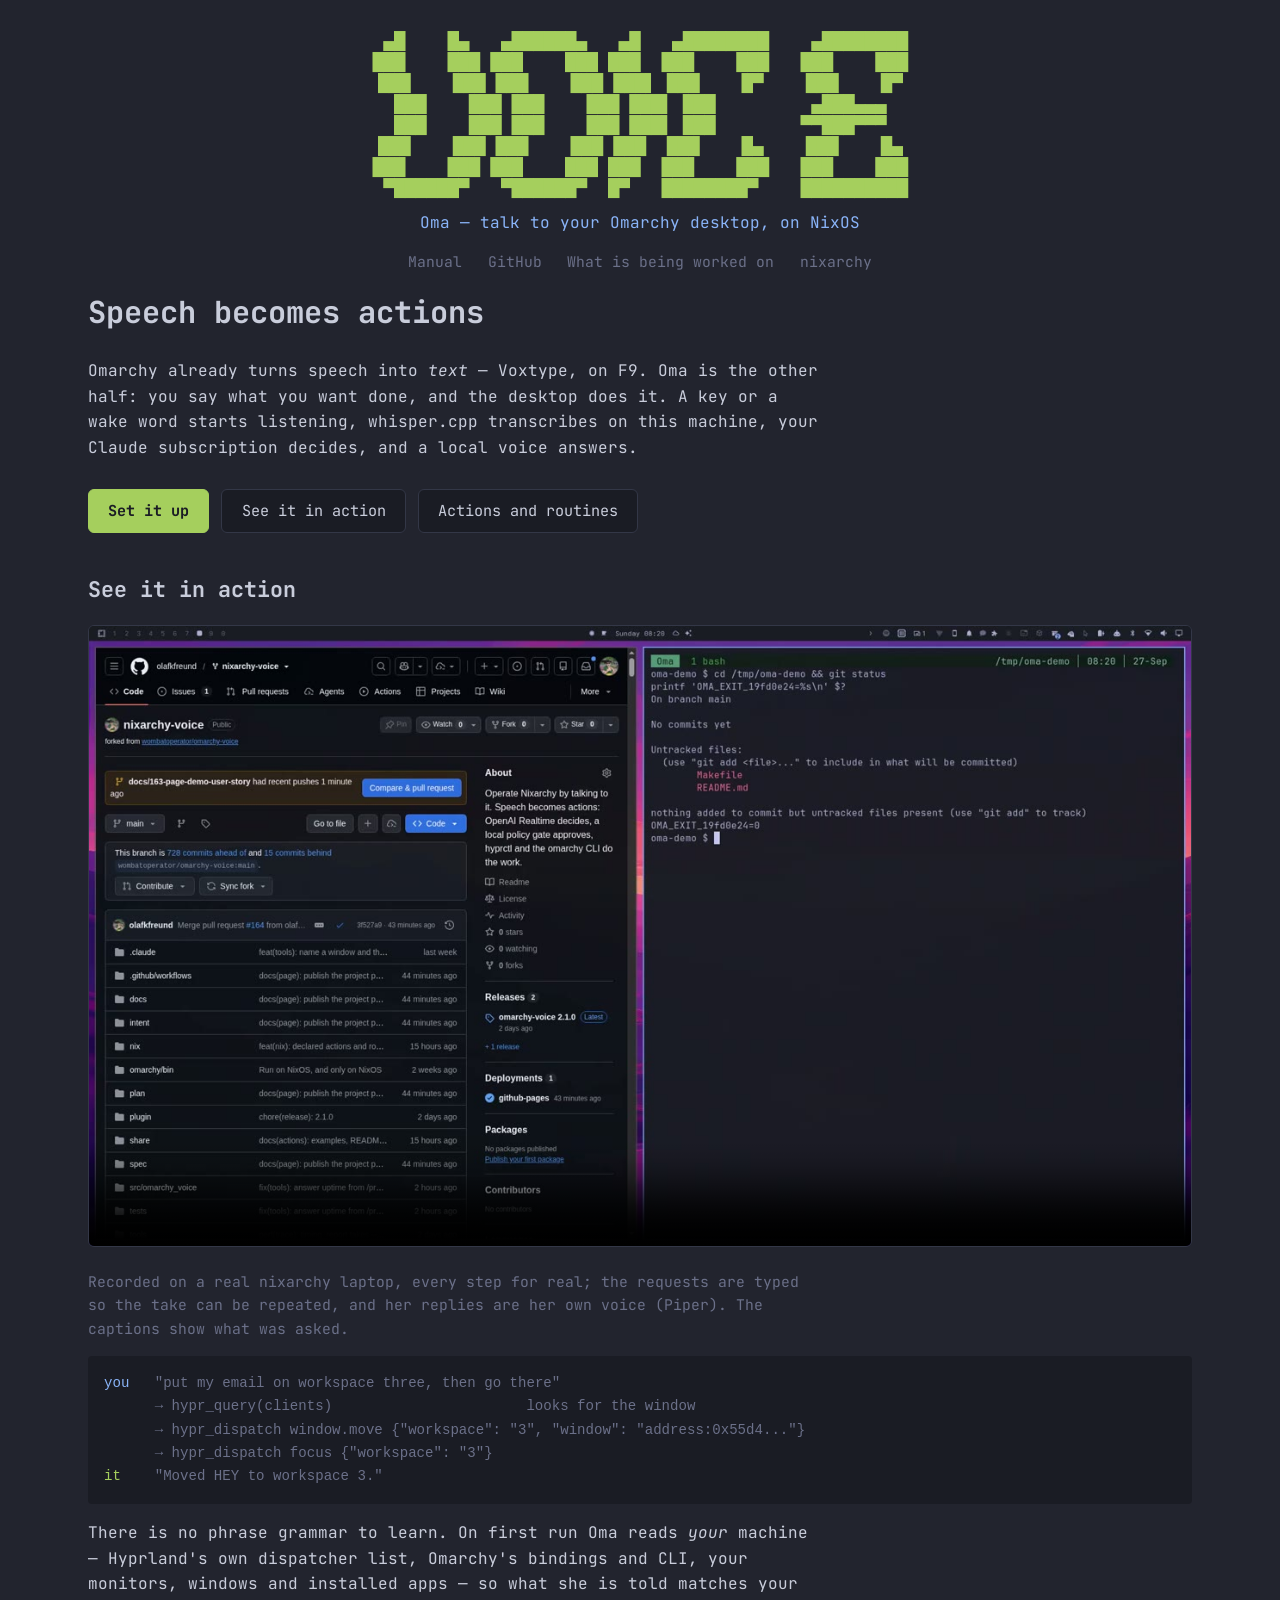
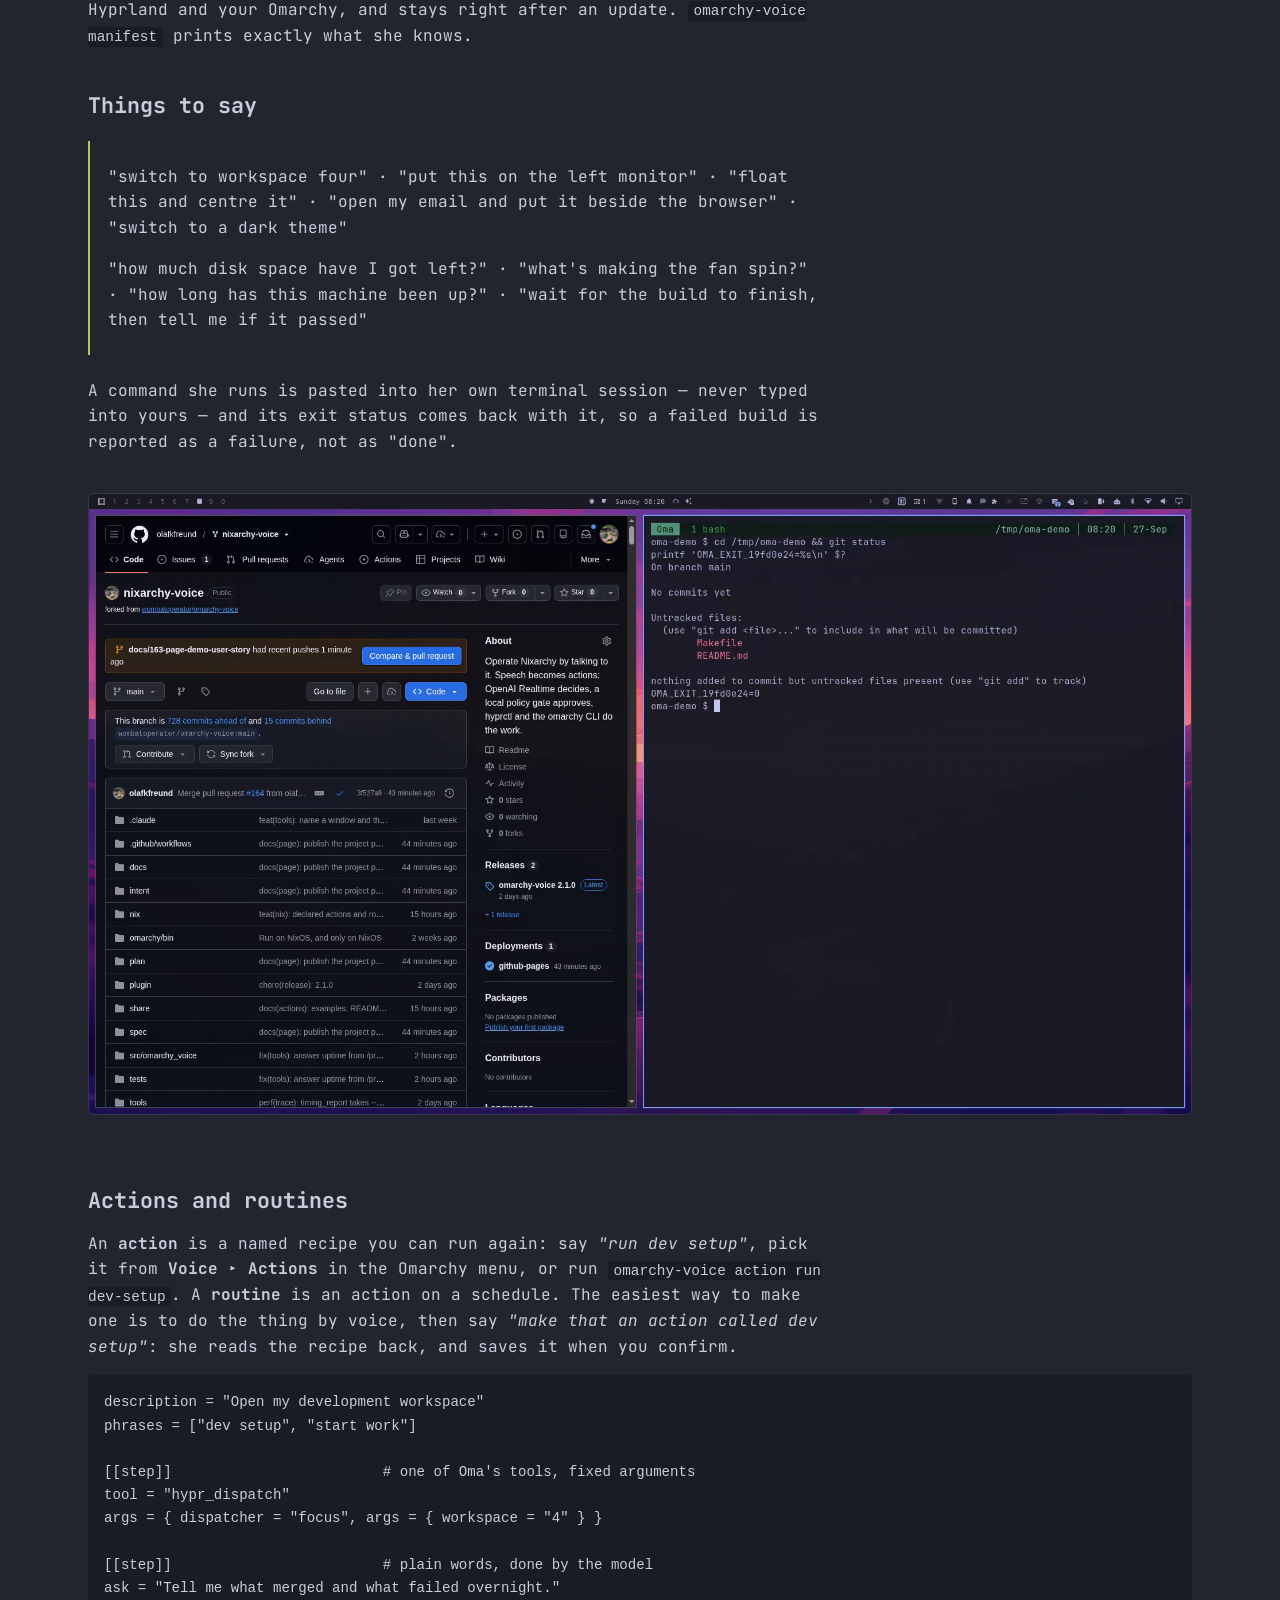
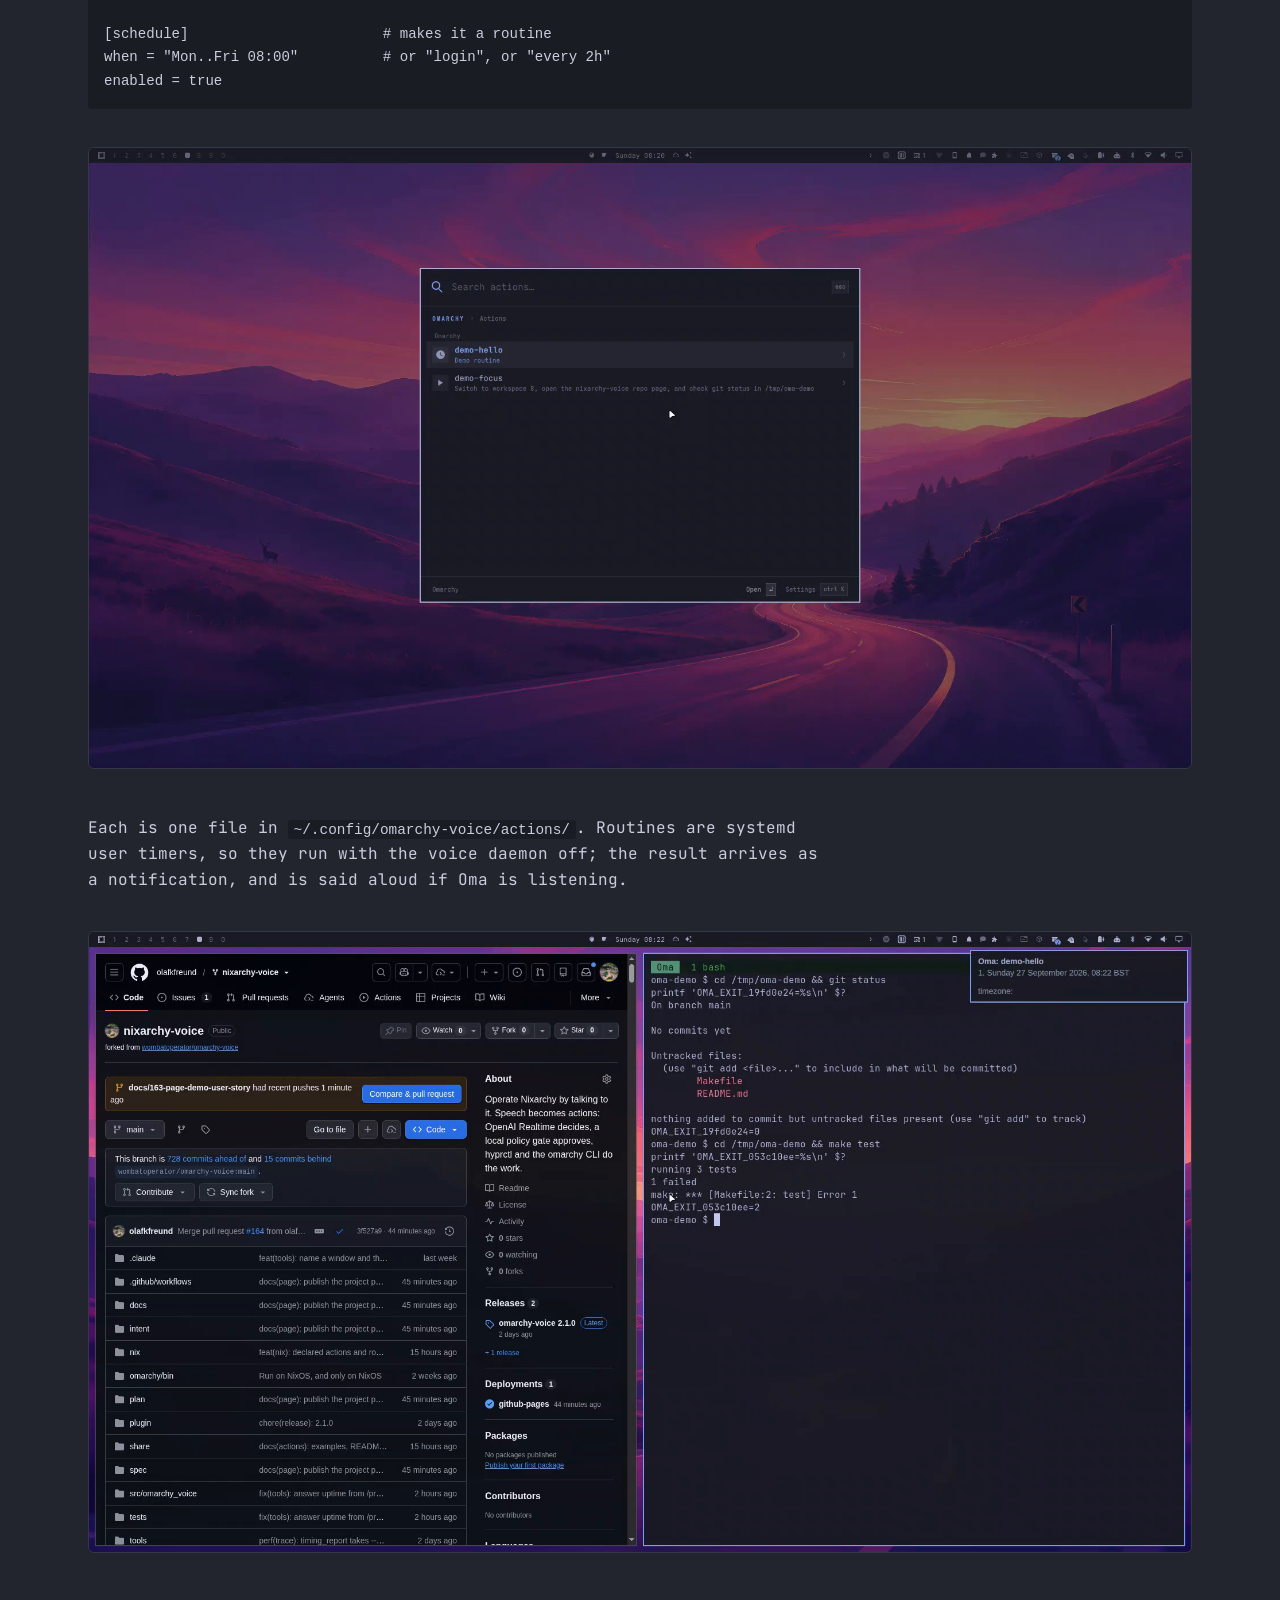
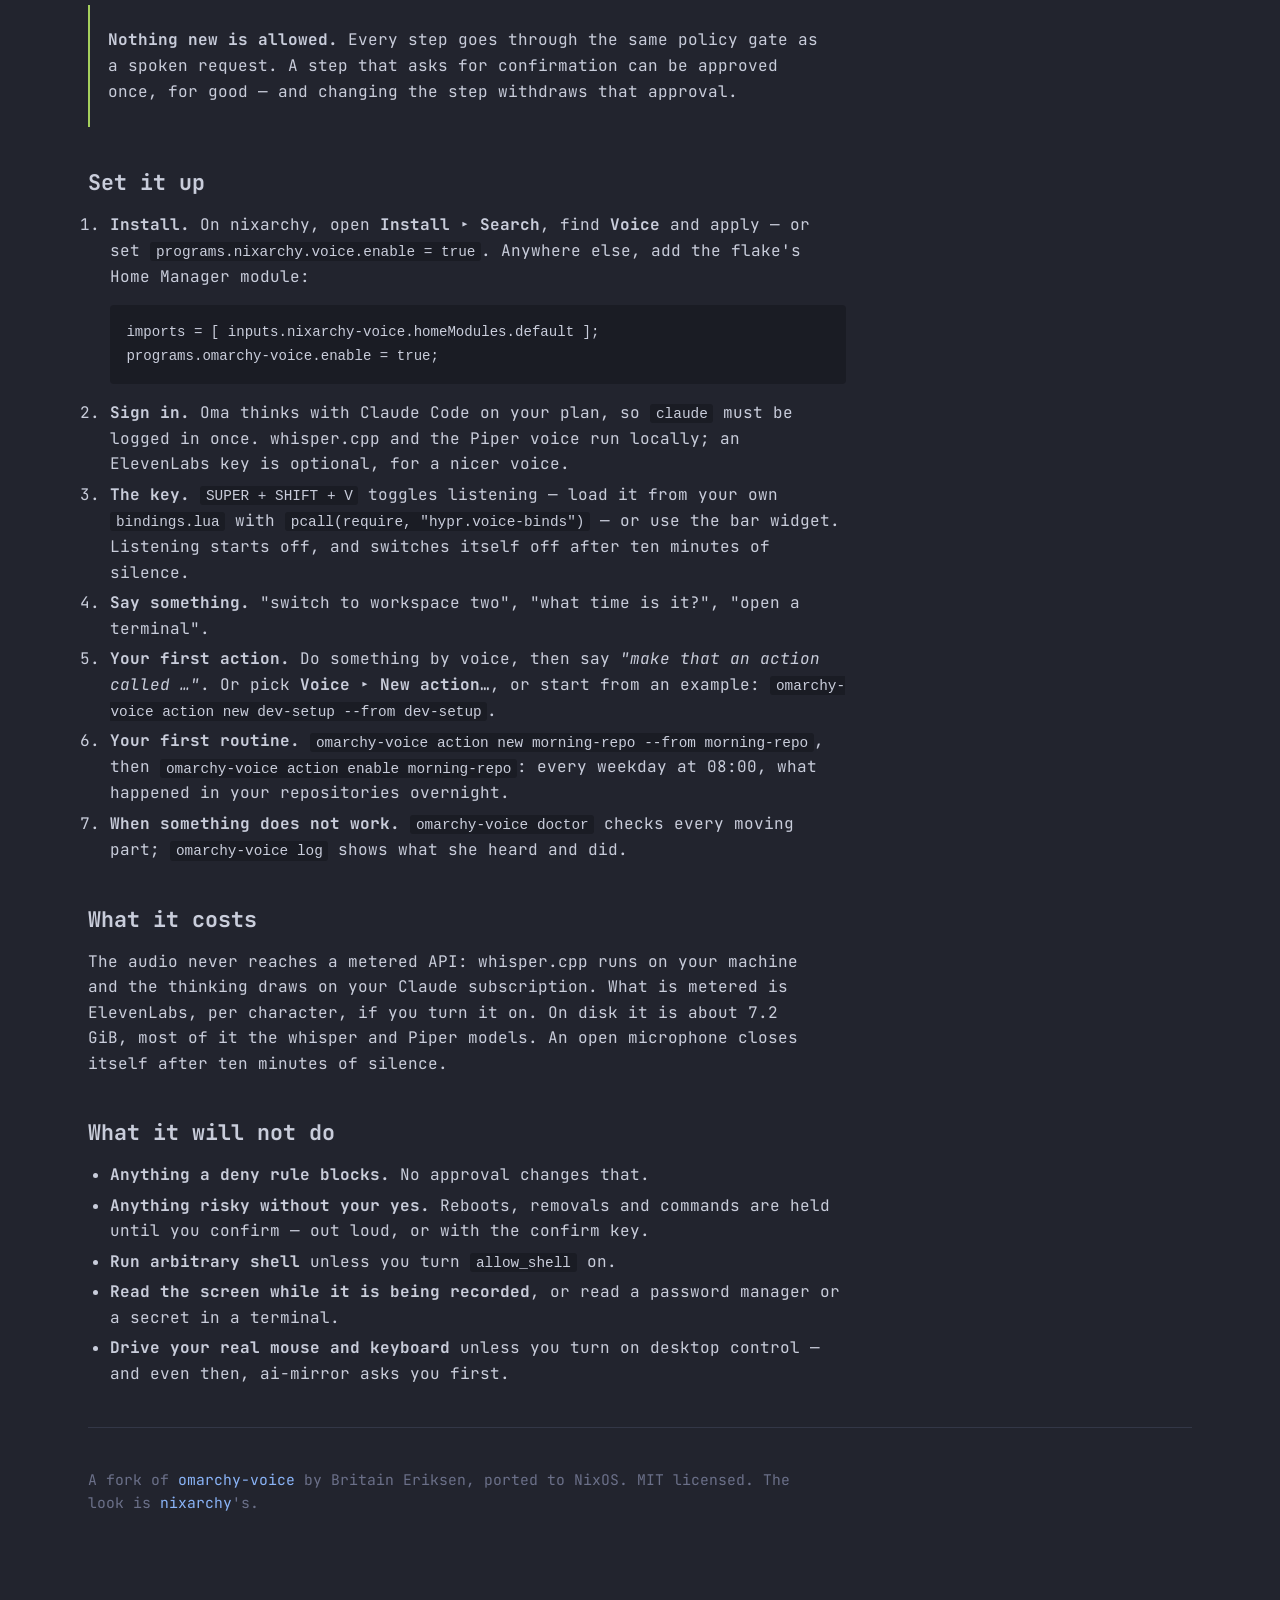
<file: docs/index.html>
<!DOCTYPE html>
<html lang="en">
<head>
<meta charset="utf-8">
<meta name="viewport" content="width=device-width, initial-scale=1">
<title>nixarchy-voice — talk to your Omarchy desktop</title>
<meta name="description" content="Oma: operate the Omarchy desktop on NixOS by talking to it. Actions, routines, and a policy gate that holds anything risky for your yes.">
<link rel="preconnect" href="https://fonts.gstatic.com" crossorigin>
<link rel="stylesheet" href="https://fonts.googleapis.com/css2?family=JetBrains+Mono:wght@400;700&display=swap">
<link rel="stylesheet" href="assets/style.css">
</head>
<body class="home">

<header class="masthead">
<!-- The wordmark: figlet, font delta_corps_priest_1 -- the typeface nixarchy's
     and Omarchy's banners use. `figlet -f "Delta Corps Priest 1" VOICE`. -->
<pre class="logo" role="img" aria-label="voice">
 ▄█    █▄   ▄██████▄   ▄█   ▄████████    ▄████████
███    ███ ███    ███ ███  ███    ███   ███    ███
███    ███ ███    ███ ███▌ ███    █▀    ███    █▀
███    ███ ███    ███ ███▌ ███         ▄███▄▄▄
███    ███ ███    ███ ███▌ ███        ▀▀███▀▀▀
███    ███ ███    ███ ███  ███    █▄    ███    █▄
███    ███ ███    ███ ███  ███    ███   ███    ███
 ▀██████▀   ▀██████▀  █▀   ████████▀    ██████████
</pre>
  <p class="tagline">Oma — talk to your Omarchy desktop, on NixOS</p>
  <nav class="mast-nav">
    <a href="https://github.com/olafkfreund/nixarchy-voice#readme">Manual</a>
    <a href="https://github.com/olafkfreund/nixarchy-voice">GitHub</a>
    <a href="https://github.com/olafkfreund/nixarchy-voice/issues">What is being worked on</a>
    <a href="https://olafkfreund.github.io/nixarchy/">nixarchy</a>
  </nav>
</header>

<main class="content content--centred">

<h1>Speech becomes actions</h1>

<p>Omarchy already turns speech into <em>text</em> — Voxtype, on F9. Oma is the
other half: you say what you want done, and the desktop does it. A key or a
wake word starts listening, whisper.cpp transcribes on this machine, your Claude
subscription decides, and a local voice answers.</p>

<div class="cta">
  <a class="cta-button cta-button--primary" href="#set-it-up">Set it up</a>
  <a class="cta-button" href="#see-it">See it in action</a>
  <a class="cta-button" href="#actions-and-routines">Actions and routines</a>
</div>

<h2 id="see-it">See it in action</h2>

<video class="hero-video" src="media/oma-demo.mp4" poster="media/oma-demo.jpg"
       controls preload="none" playsinline
       aria-label="Three minutes of Oma: making an action by asking, running it from the Voice menu, a held command confirmed and its failure reported, an uptime question, and a routine's notification">
  <a href="media/oma-demo.mp4">Three minutes of Oma (video with sound, 3.3 MB)</a>
</video>

<p class="eyebrow">Recorded on a real nixarchy laptop, every step for real; the
requests are typed so the take can be repeated, and her replies are her own
voice (Piper). The captions show what was asked.</p>

<pre class="exchange"><code><span class="you">you</span>   "put my email on workspace three, then go there"
      → hypr_query(clients)                       looks for the window
      → hypr_dispatch window.move {"workspace": "3", "window": "address:0x55d4..."}
      → hypr_dispatch focus {"workspace": "3"}
<span class="it">it</span>    "Moved HEY to workspace 3."</code></pre>

<p>There is no phrase grammar to learn. On first run Oma reads <em>your</em>
machine — Hyprland's own dispatcher list, Omarchy's bindings and CLI, your
monitors, windows and installed apps — so what she is told matches your
Hyprland and your Omarchy, and stays right after an update. <code>omarchy-voice
manifest</code> prints exactly what she knows.</p>

<h2 id="things-to-say">Things to say</h2>

<blockquote>
<p>"switch to workspace four" · "put this on the left monitor" · "float this and
centre it" · "open my email and put it beside the browser" · "switch to a dark
theme"</p>
<p>"how much disk space have I got left?" · "what's making the fan spin?" · "how
long has this machine been up?" · "wait for the build to finish, then tell me if
it passed"</p>
</blockquote>

<p>A command she runs is pasted into her own terminal session — never typed into
yours — and its exit status comes back with it, so a failed build is reported as
a failure, not as "done".</p>

<p><img src="media/terminal.png" alt="Oma's own terminal session, beside the page she opened: git status in the demo repository"></p>

<h2 id="actions-and-routines">Actions and routines</h2>

<p>An <strong>action</strong> is a named recipe you can run again: say
<em>"run dev setup"</em>, pick it from <strong>Voice ▸ Actions</strong> in the
Omarchy menu, or run <code>omarchy-voice action run dev-setup</code>. A
<strong>routine</strong> is an action on a schedule. The easiest way to make one
is to do the thing by voice, then say <em>"make that an action called dev
setup"</em>: she reads the recipe back, and saves it when you confirm.</p>

<pre><code>description = "Open my development workspace"
phrases = ["dev setup", "start work"]

[[step]]                         # one of Oma's tools, fixed arguments
tool = "hypr_dispatch"
args = { dispatcher = "focus", args = { workspace = "4" } }

[[step]]                         # plain words, done by the model
ask = "Tell me what merged and what failed overnight."

[schedule]                       # makes it a routine
when = "Mon..Fri 08:00"          # or "login", or "every 2h"
enabled = true</code></pre>

<p><img src="media/actions-menu.png" alt="Voice ▸ Actions in the Omarchy menu: the action just made by asking, and a routine"></p>

<p>Each is one file in <code>~/.config/omarchy-voice/actions/</code>. Routines
are systemd user timers, so they run with the voice daemon off; the result
arrives as a notification, and is said aloud if Oma is listening.</p>

<p><img src="media/routine-notification.png" alt="A routine's result arriving as a notification"></p>

<blockquote>
<p><strong>Nothing new is allowed.</strong> Every step goes through the same
policy gate as a spoken request. A step that asks for confirmation can be
approved once, for good — and changing the step withdraws that approval.</p>
</blockquote>

<h2 id="set-it-up">Set it up</h2>

<ol>
<li><strong>Install.</strong> On nixarchy, open <strong>Install ▸ Search</strong>,
find <strong>Voice</strong> and apply — or set
<code>programs.nixarchy.voice.enable = true</code>.
Anywhere else, add the flake's Home Manager module:
<pre><code>imports = [ inputs.nixarchy-voice.homeModules.default ];
programs.omarchy-voice.enable = true;</code></pre></li>
<li><strong>Sign in.</strong> Oma thinks with Claude Code on your plan, so
<code>claude</code> must be logged in once. whisper.cpp and the Piper voice run
locally; an ElevenLabs key is optional, for a nicer voice.</li>
<li><strong>The key.</strong> <code>SUPER + SHIFT + V</code> toggles listening —
load it from your own <code>bindings.lua</code> with
<code>pcall(require, "hypr.voice-binds")</code> — or use the bar widget.
Listening starts off, and switches itself off after ten minutes of silence.</li>
<li><strong>Say something.</strong> "switch to workspace two", "what time is
it?", "open a terminal".</li>
<li><strong>Your first action.</strong> Do something by voice, then say
<em>"make that an action called …"</em>. Or pick <strong>Voice ▸ New
action…</strong>, or start from an example:
<code>omarchy-voice action new dev-setup --from dev-setup</code>.</li>
<li><strong>Your first routine.</strong>
<code>omarchy-voice action new morning-repo --from morning-repo</code>, then
<code>omarchy-voice action enable morning-repo</code>: every weekday at 08:00, what
happened in your repositories overnight.</li>
<li><strong>When something does not work.</strong> <code>omarchy-voice
doctor</code> checks every moving part; <code>omarchy-voice log</code> shows what
she heard and did.</li>
</ol>

<h2 id="what-it-costs">What it costs</h2>

<p>The audio never reaches a metered API: whisper.cpp runs on your machine and the
thinking draws on your Claude subscription. What is metered is ElevenLabs, per
character, if you turn it on. On disk it is about 7.2 GiB, most of it the
whisper and Piper models. An open microphone closes itself after ten minutes
of silence.</p>

<h2 id="what-it-will-not-do">What it will not do</h2>

<ul>
<li><strong>Anything a deny rule blocks.</strong> No approval changes that.</li>
<li><strong>Anything risky without your yes.</strong> Reboots, removals and
commands are held until you confirm — out loud, or with the confirm key.</li>
<li><strong>Run arbitrary shell</strong> unless you turn
<code>allow_shell</code> on.</li>
<li><strong>Read the screen while it is being recorded</strong>, or read a
password manager or a secret in a terminal.</li>
<li><strong>Drive your real mouse and keyboard</strong> unless you turn on
desktop control — and even then, ai-mirror asks you first.</li>
</ul>

<hr>

<p class="eyebrow">A fork of <a href="https://github.com/wombatoperator/omarchy-voice">omarchy-voice</a>
by Britain Eriksen, ported to NixOS. MIT licensed. The look is
<a href="https://olafkfreund.github.io/nixarchy/">nixarchy</a>'s.</p>

</main>

</body>
</html>
</file>
<file: docs/assets/style.css>
/* nixarchy-voice's page. Copied from nixarchy's docs/assets/style.css so the
   two sites read as one family (#163); only the wordmark sizing differs. */

:root {
  --bg:        #22242e;
  --fg:        #c9cddb;
  --dim:       #6b7089;
  --accent:    #a5cf5d;   /* the wordmark green */
  --link:      #8ab4f8;
  --rule:      #333747;
  --code-bg:   #1a1c24;
  /* JetBrains Mono first, and not only for looks: the wordmark is built from
     block-drawing characters, and it only reads as solid in a font that draws
     them edge to edge. A stack that falls through to a system mono can render
     it with hairline seams. */
  --mono: "JetBrains Mono", ui-monospace, "SF Mono", "Fira Code",
          "DejaVu Sans Mono", Menlo, Consolas, monospace;
}

* { box-sizing: border-box; }

html { -webkit-text-size-adjust: 100%; }

body {
  margin: 0;
  background: var(--bg);
  color: var(--fg);
  font-family: var(--mono);
  font-size: 16px;
  line-height: 1.6;
}

a { color: var(--link); text-decoration: none; }
a:hover { text-decoration: underline; }

/* ---------- masthead ---------- */

.masthead { padding: 3.5rem 1.5rem 2.5rem; text-align: center; }

/* The wordmark is 92 columns of block characters (see _includes/logo.html).
   Its width is therefore font-size * column count, with nothing to reflow, so
   the size is driven off the viewport and clamped: the ceiling keeps it from
   dominating a wide screen, the floor keeps it legible on a phone. Regenerate
   the art at a different width and these numbers need redoing. */
.logo {
  display: block;
  /* Not a code block: undo the pre rule further down, which would otherwise
     sit the wordmark on a grey card. */
  margin: 0;
  padding: 0;
  background: none;
  border-radius: 0;
  overflow: visible;

  color: var(--accent);
  /* Our wordmark is 50 columns, not nixarchy's 92, so the same viewport rule
     is scaled by 92/50: it fills the same width at every size. */
  font-size: clamp(0.55rem, 1.93vw, 1.2rem);
  /* These two are not arbitrary and are not cosmetic. JetBrains Mono's full
     block glyph does not quite meet its neighbours at fractional advances, so
     at the honest values (0 and 1) the wordmark renders shot through with
     hairline seams. The slight negative tracking and the over-1 line-height
     pull the cells together until the strokes read as solid. Measured against
     three alternatives; these are the only ones with no seams. Omarchy uses
     the same pair, for the same reason. */
  letter-spacing: -0.0425em;
  line-height: 1.09375;
  white-space: pre;
  transition: color 0.15s ease;
}

.logo-link { display: inline-block; text-decoration: none; }
.logo-link:hover { text-decoration: none; }
.logo-link:hover .logo { color: var(--link); }

.tagline { margin: 0.6rem 0 0; color: var(--link); font-size: 1rem; }

/* ---------- layout ---------- */

.page {
  display: grid;
  grid-template-columns: 20rem minmax(0, 1fr);
  gap: 3rem;
  max-width: 78rem;
  margin: 0 auto;
  padding: 0 1.5rem 6rem;
}

/* ---------- sidebar ---------- */

.sidebar { position: relative; align-self: start; position: sticky; top: 1.5rem; }

.filter {
  width: 100%;
  padding: 0.4rem 1.5rem 0.6rem 0;
  background: transparent;
  border: 0;
  border-bottom: 1px solid var(--rule);
  color: var(--fg);
  font: inherit;
}
.filter::placeholder { color: var(--dim); }
.filter:focus { outline: none; border-bottom-color: var(--link); }

.filter-hint {
  position: absolute;
  top: 0.4rem;
  right: 0;
  color: var(--dim);
  pointer-events: none;
}

.toc {
  list-style: none;
  counter-reset: item;
  margin: 1.6rem 0 0;
  padding: 0;
  max-height: 68vh;
  overflow-y: auto;
}

/* The default scrollbar renders as a bright bar against the dark theme, and
   the nav is the one place here tall enough to show one. */
.toc { scrollbar-width: thin; scrollbar-color: var(--rule) transparent; }
.toc::-webkit-scrollbar { width: 6px; }
.toc::-webkit-scrollbar-track { background: transparent; }
.toc::-webkit-scrollbar-thumb { background: var(--rule); border-radius: 3px; }

.toc li { counter-increment: item; margin: 0 0 0.35rem; }

/* The 01, 02, 03 gutter. Numbering follows the DOM, so a filtered list
   keeps each page's real number rather than renumbering as you type. */
.toc li::before {
  content: counter(item, decimal-leading-zero);
  display: inline-block;
  width: 2.2rem;
  color: var(--dim);
}

.toc li.current > a { color: var(--fg); font-weight: 700; }
.toc li[hidden] { display: none; }

.offsite { margin-top: 1.8rem; color: var(--dim); font-size: 0.85rem; }

/* ---------- content ---------- */

.content { min-width: 0; padding-top: 0.2rem; }

.content--centred {
  max-width: 46rem;
  margin: 0 auto;
  padding: 0 1.5rem 6rem;
}

.content h1 { font-size: 1.9rem; margin: 0 0 1.6rem; }
.content h2 { font-size: 1.35rem; margin: 2.6rem 0 1rem; }
.content h3 { font-size: 1.1rem; margin: 2rem 0 0.8rem; }
.content h1, .content h2, .content h3 { line-height: 1.3; }

.content p, .content li { max-width: 46rem; }
.content ul, .content ol { padding-left: 1.4rem; }
.content li { margin: 0.3rem 0; }

/* Blockquotes here are callouts, not asides -- they carry the sentence the
   page most wants read, so they are marked out rather than dimmed down. */
.content blockquote {
  margin: 1.4rem 0;
  padding: 0.4rem 0 0.4rem 1.1rem;
  border-left: 2px solid var(--accent);
}

.content hr { border: 0; border-top: 1px solid var(--rule); margin: 2.5rem 0; }

code {
  background: var(--code-bg);
  padding: 0.1rem 0.35rem;
  border-radius: 3px;
  font-size: 0.9em;
  /* Inline code is often a long path or attribute with no space in it, which
     on a phone is wide enough to push the whole page sideways. It has no
     scroller of its own, so it has to be allowed to break. */
  overflow-wrap: anywhere;
}

pre {
  background: var(--code-bg);
  padding: 1rem;
  border-radius: 4px;
  overflow-x: auto;      /* wide code scrolls itself, never the page */
  line-height: 1.45;
}
pre code { background: none; padding: 0; font-size: 0.88rem; }

/* Tables can be wide; give them their own scroller too. */
.content table {
  display: block;
  width: max-content;
  max-width: 100%;
  overflow-x: auto;
  border-collapse: collapse;
  margin: 1.4rem 0;
  font-size: 0.92rem;
}
.content th, .content td {
  border: 1px solid var(--rule);
  padding: 0.45rem 0.8rem;
  text-align: left;
  vertical-align: top;
}
.content th { color: var(--fg); background: var(--code-bg); }

.content img { max-width: 100%; height: auto; }

/* ---------- narrow screens ---------- */

@media (max-width: 62rem) {
  .page { grid-template-columns: minmax(0, 1fr); gap: 2rem; }
  .sidebar { position: static; }
  .toc { max-height: none; }
}

/* ---------- home: hero and wide media (#814) ---------- */

/* The front page's own width. Prose stays at the reading measure set above;
   only the media container widens, which is how omarchy.org reads -- a narrow
   column of text with screenshots given room to be legible. A 16:10 desktop
   still at 46rem is too small to make out a panel's rows. */
.home .content--centred { max-width: 72rem; }
.home .content p,
.home .content li,
.home .content blockquote { max-width: 46rem; }
/* ...except a paragraph that is only an image. kramdown wraps every image in
   a <p>, so the rule above clamped the screenshots to the READING measure and
   the wide container above did nothing -- the hero rendered at 736px inside a
   1024px column. Measured on the deployed page, not guessed. */
.home .content p:has(img) { max-width: none; }

/* The first screen: wordmark, one sentence, two things to do. The masthead
   above already carries the wordmark, so this only has to not waste the space
   underneath it -- the old page spent 370 words here before showing anything. */
.home .masthead { padding: 2rem 1.5rem 1.25rem; }

.cta { display: flex; flex-wrap: wrap; gap: 0.75rem; margin: 1.8rem 0 2.6rem; }

.cta-button {
  display: inline-block;
  padding: 0.55rem 1.2rem;
  border: 1px solid var(--rule);
  border-radius: 6px;
  color: var(--fg);
  background: var(--code-bg);
  font-size: 0.95rem;
}
.cta-button:hover { border-color: var(--accent); text-decoration: none; }
.cta-button--primary {
  background: var(--accent);
  border-color: var(--accent);
  color: var(--code-bg);
  font-weight: 700;
}
.cta-button--primary:hover { filter: brightness(1.08); }

/* Screenshots stack at full width rather than sharing a row. A two-up grid
   was tried and removed: each cell came out near 320px, and a 1885px desktop
   scaled into that turns a panel's rows into grey mush -- the arithmetic
   decides this, not taste. Deployed and looked at before it was replaced. */
.home .content img { margin: 1.4rem 0; }

.content img {
  max-width: 100%;
  height: auto;
  border-radius: 6px;
  border: 1px solid var(--rule);
}

/* The hero video, framed exactly like a screenshot so it does not read as a
   different kind of thing sitting above them.

   `max-width: none` and `display: block` are carried HERE rather than left to
   the `p:has(img)` rule above, and that is the whole reason this block exists:
   kramdown wraps a markdown image in a <p>, which is what that rule reaches
   into, but block-level raw HTML is left alone. A <video> is therefore NOT in
   a <p>, inherits the reading measure instead of the wide container, and would
   render at the prose width -- the same 736px-inside-1024px bug the comment
   above was written about, arriving by a different route. */
.hero-video {
  display: block;
  width: 100%;
  max-width: none;
  height: auto;
  margin: 1.4rem 0;
  border-radius: 6px;
  border: 1px solid var(--rule);
  background: var(--code-bg);
}

/* The three places a reader goes next, under the wordmark on every page:
   the manual, the source, and what is open. Centred like the tagline above
   it, and wrapping rather than scrolling on a phone. */
.mast-nav {
  display: flex;
  flex-wrap: wrap;
  justify-content: center;
  gap: 0.4rem 1.6rem;
  margin-top: 0.9rem;
  font-size: 0.92rem;
}
.mast-nav a { color: var(--dim); }
.mast-nav a:hover { color: var(--link); text-decoration: none; }

/* ---------- nixarchy-voice additions ---------- */

/* A spoken request and what she did about it, the way the README shows one. */
.exchange { color: var(--dim); }
.exchange .you { color: var(--link); }
.exchange .it  { color: var(--accent); }

.eyebrow { color: var(--dim); font-size: 0.92rem; margin: 0 0 0.3rem; }
</file>
